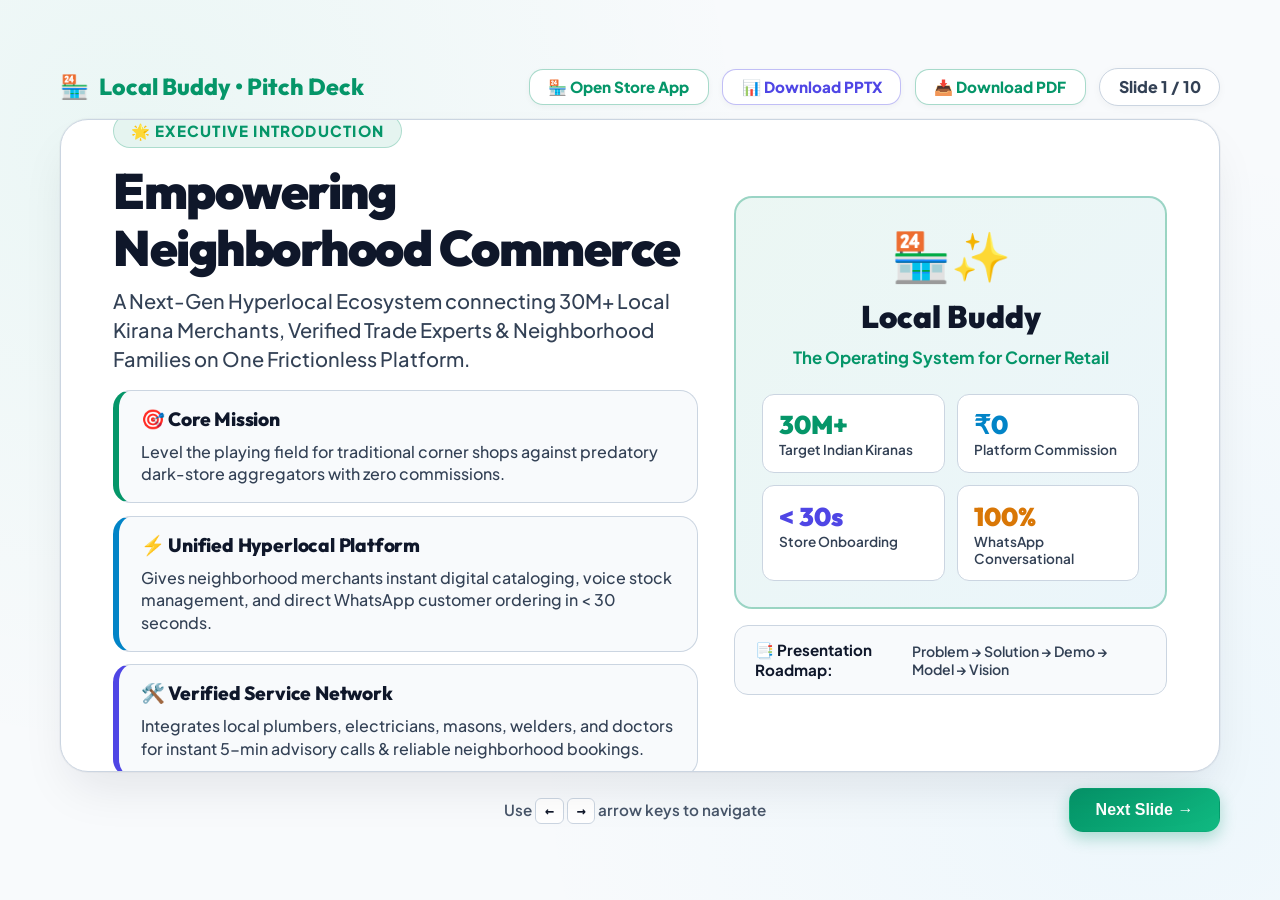
<file: pitch_deck.html>
<!DOCTYPE html>
<html lang="en">
<head>
  <meta charset="UTF-8">
  <meta name="viewport" content="width=device-width, initial-scale=1.0">
  <title>Local Buddy - Hackathon Pitch Deck</title>
  <link rel="preconnect" href="https://fonts.googleapis.com">
  <link rel="preconnect" href="https://fonts.gstatic.com" crossorigin>
  <link href="https://fonts.googleapis.com/css2?family=Outfit:wght@400;600;700;800;900&family=Plus+Jakarta+Sans:wght@400;500;600;700;800&display=swap" rel="stylesheet">
  <style>
    :root {
      --bg: #f8fafc;
      --card-bg: #ffffff;
      --card-border: #cbd5e1;
      --card-subtle: #f8fafc;
      --primary: #059669;
      --primary-light: #10b981;
      --primary-gradient: linear-gradient(135deg, #059669 0%, #10b981 100%);
      --accent-blue: #0284c7;
      --accent-indigo: #4f46e5;
      --accent-amber: #d97706;
      --accent-rose: #e11d48;
      --text-main: #0f172a;
      --text-muted: #334155;
      --text-sub: #475569;
    }

    * { box-sizing: border-box; margin: 0; padding: 0; }
    body {
      font-family: 'Plus Jakarta Sans', sans-serif;
      background-color: var(--bg);
      color: var(--text-main);
      min-height: 100vh;
      display: flex;
      flex-direction: column;
      align-items: center;
      justify-content: center;
      padding: 1.25rem;
      background-image: 
        radial-gradient(circle at 10% 15%, rgba(16, 185, 129, 0.06) 0%, transparent 45%),
        radial-gradient(circle at 90% 85%, rgba(56, 189, 248, 0.06) 0%, transparent 45%);
    }

    /* Deck Header & Controls */
    .deck-header {
      width: 100%;
      max-width: 1160px;
      display: flex;
      justify-content: space-between;
      align-items: center;
      margin-bottom: 0.85rem;
    }

    .deck-brand {
      font-family: 'Outfit', sans-serif;
      font-size: 1.45rem;
      font-weight: 800;
      color: var(--primary);
      display: flex;
      align-items: center;
      gap: 0.6rem;
    }

    .slide-counter {
      font-size: 1rem;
      font-weight: 800;
      color: var(--text-muted);
      background: var(--card-bg);
      padding: 0.45rem 1.15rem;
      border-radius: 9999px;
      border: 1.5px solid var(--card-border);
      box-shadow: 0 2px 8px rgba(0, 0, 0, 0.04);
    }

    /* Slide Container */
    .slide-frame {
      width: 100%;
      max-width: 1160px;
      aspect-ratio: 16 / 9;
      min-height: 620px;
      background: var(--card-bg);
      border: 1.5px solid var(--card-border);
      border-radius: 28px;
      padding: 2.75rem 3.25rem;
      box-shadow: 0 24px 50px -12px rgba(15, 23, 42, 0.1), 0 0 0 1px rgba(15, 23, 42, 0.03);
      position: relative;
      overflow: hidden;
      display: flex;
      flex-direction: column;
      justify-content: center;
    }

    .slide {
      display: none;
      height: 100%;
      flex-direction: column;
      justify-content: center;
      animation: fadeIn 0.35s cubic-bezier(0.16, 1, 0.3, 1);
    }

    .slide.active {
      display: flex;
    }

    @keyframes fadeIn {
      from { opacity: 0; transform: translateY(8px) scale(0.995); }
      to { opacity: 1; transform: translateY(0) scale(1); }
    }

    /* Slide Typography & Tags */
    .slide-tag {
      display: inline-flex;
      align-items: center;
      gap: 0.5rem;
      font-size: 0.95rem;
      font-weight: 800;
      text-transform: uppercase;
      letter-spacing: 0.08em;
      color: var(--primary);
      background: rgba(5, 150, 105, 0.1);
      padding: 0.4rem 1.05rem;
      border-radius: 9999px;
      border: 1.5px solid rgba(5, 150, 105, 0.25);
      margin-bottom: 0.85rem;
      align-self: flex-start;
    }

    .slide-title {
      font-family: 'Outfit', sans-serif;
      font-size: 2.85rem;
      font-weight: 900;
      line-height: 1.15;
      letter-spacing: -0.03em;
      color: var(--text-main);
      margin-bottom: 0.6rem;
    }

    .slide-subtitle {
      font-size: 1.25rem;
      color: var(--text-muted);
      line-height: 1.45;
      font-weight: 500;
      margin-bottom: 1.5rem;
    }

    /* Layout Grids */
    .grid-split {
      display: grid;
      grid-template-columns: 1.15fr 0.85fr;
      gap: 2.25rem;
      align-items: center;
    }

    .grid-3 {
      display: grid;
      grid-template-columns: repeat(3, 1fr);
      gap: 1.25rem;
    }

    .grid-4 {
      display: grid;
      grid-template-columns: repeat(4, 1fr);
      gap: 1.15rem;
    }

    .grid-2x2 {
      display: grid;
      grid-template-columns: repeat(2, 1fr);
      gap: 1.1rem;
    }

    /* Card Boxes */
    .card-box {
      background: var(--card-subtle);
      border: 1.5px solid var(--card-border);
      border-radius: 18px;
      padding: 1.35rem;
      display: flex;
      flex-direction: column;
      gap: 0.4rem;
      transition: all 0.2s ease;
    }

    .card-box:hover {
      background: #ffffff;
      border-color: #94a3b8;
      transform: translateY(-2px);
      box-shadow: 0 12px 24px -6px rgba(0, 0, 0, 0.06);
    }

    .card-icon {
      font-size: 1.9rem;
      margin-bottom: 0.15rem;
    }

    .card-box h3 {
      font-family: 'Outfit', sans-serif;
      font-size: 1.3rem;
      font-weight: 800;
      color: var(--text-main);
      letter-spacing: -0.01em;
    }

    .card-box p {
      font-size: 1.02rem;
      color: var(--text-muted);
      line-height: 1.42;
      font-weight: 500;
    }

    .highlight-stat {
      font-family: 'Outfit', sans-serif;
      font-size: 2.75rem;
      font-weight: 900;
      color: var(--primary);
      line-height: 1;
      margin-bottom: 0.35rem;
    }

    /* Slide Media / Image Frame */
    .slide-media {
      width: 100%;
      height: 100%;
      max-height: 380px;
      border-radius: 20px;
      overflow: hidden;
      border: 1.5px solid var(--card-border);
      box-shadow: 0 18px 36px -10px rgba(15, 23, 42, 0.14), 0 0 0 1px rgba(0, 0, 0, 0.03);
      background: #ffffff;
      display: flex;
      align-items: center;
      justify-content: center;
    }

    .slide-media img {
      width: 100%;
      height: 100%;
      object-fit: cover;
      display: block;
      transition: transform 0.4s ease;
    }

    .slide-media:hover img {
      transform: scale(1.02);
    }

    /* Controls Bottom Bar */
    .deck-controls {
      width: 100%;
      max-width: 1160px;
      display: flex;
      justify-content: space-between;
      align-items: center;
      margin-top: 1rem;
    }

    .btn-nav {
      background: var(--card-bg);
      border: 1.5px solid var(--card-border);
      color: var(--text-main);
      padding: 0.75rem 1.6rem;
      border-radius: 14px;
      font-weight: 800;
      font-size: 1rem;
      cursor: pointer;
      display: flex;
      align-items: center;
      gap: 0.6rem;
      transition: all 0.2s ease;
      box-shadow: 0 2px 6px rgba(0, 0, 0, 0.04);
    }

    .btn-nav:hover {
      background: #f1f5f9;
      border-color: #94a3b8;
    }

    .btn-nav.primary {
      background: var(--primary-gradient);
      border-color: transparent;
      color: #ffffff;
      box-shadow: 0 6px 16px rgba(5, 150, 105, 0.3);
    }

    .btn-nav.primary:hover {
      box-shadow: 0 8px 22px rgba(5, 150, 105, 0.4);
      transform: translateY(-1px);
    }

    .keyboard-hint {
      font-size: 0.95rem;
      font-weight: 600;
      color: var(--text-sub);
    }

    .keyboard-hint kbd {
      background: #ffffff;
      border: 1.5px solid var(--card-border);
      padding: 0.2rem 0.55rem;
      border-radius: 6px;
      font-family: monospace;
      font-weight: 700;
      color: var(--text-main);
    }
  </style>
</head>
<body>

  <header class="deck-header">
    <div class="deck-brand">
      <span>🏪</span> Local Buddy • Pitch Deck
    </div>
    <div style="display: flex; align-items: center; gap: 0.85rem;">
      <a href="index.html" class="btn-nav" style="padding: 0.45rem 1.15rem; font-size: 0.95rem; text-decoration: none; color: var(--primary); border-color: rgba(5, 150, 105, 0.35);">
        🏪 Open Store App
      </a>
      <a href="Local_Buddy_Pitch_Deck.pptx" download="Local_Buddy_Pitch_Deck.pptx" class="btn-nav" style="padding: 0.45rem 1.15rem; font-size: 0.95rem; text-decoration: none; color: #4f46e5; border-color: rgba(79, 70, 229, 0.35);">📊 Download PPTX</a>
      <a href="Local_Buddy_Pitch_Deck.pdf" download="Local_Buddy_Pitch_Deck.pdf" class="btn-nav" style="padding: 0.45rem 1.15rem; font-size: 0.95rem; text-decoration: none; color: var(--primary); border-color: rgba(5, 150, 105, 0.35);">
        📥 Download PDF
      </a>
      <div class="slide-counter" id="slideIndicator">Slide 1 / 10</div>
    </div>
  </header>

  <main class="slide-frame">

    <!-- SLIDE 1: Introduction & Executive Overview -->
    <div class="slide active" data-slide="1">
      <div class="grid-split">
        <div>
          <div class="slide-tag">🌟 Executive Introduction</div>
          <h1 class="slide-title" style="font-size: 3.1rem;">Empowering Neighborhood Commerce</h1>
          <p class="slide-subtitle" style="font-size: 1.25rem; margin-bottom: 1.1rem;">
            A Next-Gen Hyperlocal Ecosystem connecting 30M+ Local Kirana Merchants, Verified Trade Experts & Neighborhood Families on One Frictionless Platform.
          </p>
          <div style="display: flex; flex-direction: column; gap: 0.8rem;">
            <div class="card-box" style="border-left: 6px solid var(--primary); padding: 1rem 1.35rem;">
              <h3 style="font-size: 1.2rem; margin-bottom: 0.2rem;">🎯 Core Mission</h3>
              <p style="font-size: 1rem;">Level the playing field for traditional corner shops against predatory dark-store aggregators with zero commissions.</p>
            </div>
            <div class="card-box" style="border-left: 6px solid var(--accent-blue); padding: 1rem 1.35rem;">
              <h3 style="font-size: 1.2rem; margin-bottom: 0.2rem;">⚡ Unified Hyperlocal Platform</h3>
              <p style="font-size: 1rem;">Gives neighborhood merchants instant digital cataloging, voice stock management, and direct WhatsApp customer ordering in &lt; 30 seconds.</p>
            </div>
            <div class="card-box" style="border-left: 6px solid var(--accent-indigo); padding: 1rem 1.35rem;">
              <h3 style="font-size: 1.2rem; margin-bottom: 0.2rem;">🛠️ Verified Service Network</h3>
              <p style="font-size: 1rem;">Integrates local plumbers, electricians, masons, welders, and doctors for instant 5-min advisory calls & reliable neighborhood bookings.</p>
            </div>
          </div>
        </div>
        <div style="display: flex; flex-direction: column; gap: 1rem; justify-content: center;">
          <div class="card-box" style="background: linear-gradient(135deg, rgba(5, 150, 105, 0.08) 0%, rgba(2, 132, 199, 0.08) 100%); border: 2px solid rgba(5, 150, 105, 0.35); padding: 1.6rem; text-align: center;">
            <div style="font-size: 3rem; margin-bottom: 0.3rem;">🏪✨</div>
            <h2 style="font-family: 'Outfit', sans-serif; font-size: 1.95rem; font-weight: 900; color: var(--text-main); margin-bottom: 0.3rem;">Local Buddy</h2>
            <div style="font-size: 1.05rem; font-weight: 700; color: var(--primary); margin-bottom: 1.2rem;">The Operating System for Corner Retail</div>
            
            <div style="display: grid; grid-template-columns: 1fr 1fr; gap: 0.75rem; text-align: left;">
              <div style="background: #ffffff; padding: 0.85rem 1rem; border-radius: 12px; border: 1.5px solid var(--card-border);">
                <div style="font-size: 1.6rem; font-weight: 900; color: var(--primary); font-family: 'Outfit';">30M+</div>
                <div style="font-size: 0.85rem; font-weight: 600; color: var(--text-muted);">Target Indian Kiranas</div>
              </div>
              <div style="background: #ffffff; padding: 0.85rem 1rem; border-radius: 12px; border: 1.5px solid var(--card-border);">
                <div style="font-size: 1.6rem; font-weight: 900; color: var(--accent-blue); font-family: 'Outfit';">₹0</div>
                <div style="font-size: 0.85rem; font-weight: 600; color: var(--text-muted);">Platform Commission</div>
              </div>
              <div style="background: #ffffff; padding: 0.85rem 1rem; border-radius: 12px; border: 1.5px solid var(--card-border);">
                <div style="font-size: 1.6rem; font-weight: 900; color: var(--accent-indigo); font-family: 'Outfit';">&lt; 30s</div>
                <div style="font-size: 0.85rem; font-weight: 600; color: var(--text-muted);">Store Onboarding</div>
              </div>
              <div style="background: #ffffff; padding: 0.85rem 1rem; border-radius: 12px; border: 1.5px solid var(--card-border);">
                <div style="font-size: 1.6rem; font-weight: 900; color: var(--accent-amber); font-family: 'Outfit';">100%</div>
                <div style="font-size: 0.85rem; font-weight: 600; color: var(--text-muted);">WhatsApp Conversational</div>
              </div>
            </div>
          </div>
          
          <div style="background: #f8fafc; border: 1.5px solid var(--card-border); border-radius: 14px; padding: 0.9rem 1.2rem; display: flex; align-items: center; justify-content: space-between;">
            <span style="font-weight: 700; color: var(--text-main); font-size: 0.95rem;">📑 Presentation Roadmap:</span>
            <span style="font-size: 0.88rem; color: var(--text-muted); font-weight: 600;">Problem → Solution → Demo → Model → Vision</span>
          </div>
        </div>
      </div>
    </div>

    
    <!-- SLIDE 1: Title & Hero Hook -->
    <div class="slide" data-slide="2">
      <div class="grid-split">
        <div>
          <div class="slide-tag">🚀 Hyperlocal Commerce Revolution</div>
          <h1 class="slide-title" style="font-size: 3.3rem;">Local Buddy</h1>
          <p class="slide-subtitle" style="font-size: 1.35rem; margin-bottom: 1.25rem;">
            Empowering 30M+ Neighborhood Kiranas with Zero-Commission Storefronts, 1-Click WhatsApp Orders & 5-Min Micro-Consultations.
          </p>
          <div class="grid-3" style="margin-top: 0.75rem;">
            <div class="card-box">
              <span class="card-icon">⚡</span>
              <h3>0% Commission</h3>
              <p>Keep 100% of profits with zero aggregator deductions.</p>
            </div>
            <div class="card-box">
              <span class="card-icon">💬</span>
              <h3>1-Click WhatsApp</h3>
              <p>Direct conversational checkout & fast local dispatch.</p>
            </div>
            <div class="card-box">
              <span class="card-icon">⏱️</span>
              <h3>5-Min Advice</h3>
              <p>Micro-consults with local pros for a minimal nominal fee.</p>
            </div>
          </div>
        </div>
        <div class="slide-media">
          <img src="assets/slide1_hero.jpg" alt="Local Buddy Neighborhood Store">
        </div>
      </div>
    </div>

    <!-- SLIDE 2: The Problem -->
    <div class="slide" data-slide="3">
      <div class="grid-split">
        <div>
          <div class="slide-tag" style="color: var(--accent-rose); background: rgba(225, 29, 72, 0.1); border-color: rgba(225, 29, 72, 0.3);">
            ⚠️ The Real Problem
          </div>
          <h2 class="slide-title">Neighborhood Retail is Under Threat</h2>
          <p class="slide-subtitle">Local merchants and skilled tradesmen are squeezed by predatory aggregator fees and complex tools.</p>
          <div style="display: flex; flex-direction: column; gap: 0.9rem;">
            <div class="card-box" style="border-left: 5px solid var(--accent-rose);">
              <h3>📉 20% to 30% Aggregator Commissions</h3>
              <p>Quick-commerce dark stores and gig apps eat into thin margins of independent shops.</p>
            </div>
            <div class="card-box" style="border-left: 5px solid var(--accent-amber);">
              <h3>🧩 Bloated & Costly POS Hardware</h3>
              <p>Existing retail software is too complex and requires expensive hardware setups.</p>
            </div>
            <div class="card-box" style="border-left: 5px solid var(--accent-blue);">
              <h3>🔕 Heavy Fees for Minor Guidance</h3>
              <p>Customers must pay full visit charges even when they just need 5 minutes of diagnosis.</p>
            </div>
          </div>
        </div>
        <div class="slide-media">
          <img src="assets/slide2_problem.jpg" alt="Aggregator Fees Problem">
        </div>
      </div>
    </div>

    <!-- SLIDE 3: The Solution Ecosystem -->
    <div class="slide" data-slide="4">
      <div class="grid-split">
        <div>
          <div class="slide-tag">💡 Our Solution</div>
          <h2 class="slide-title">Unified Hyperlocal Ecosystem</h2>
          <p class="slide-subtitle">A lightweight, seamless web application connecting merchants, customers, and verified tradesmen.</p>
          <div class="grid-2x2">
            <div class="card-box">
              <div class="highlight-stat">1</div>
              <h3>Merchant Hub</h3>
              <p>Real-time inventory, restock alerts & profit margin analytics.</p>
            </div>
            <div class="card-box">
              <div class="highlight-stat">2</div>
              <h3>Storefront</h3>
              <p>Digital catalog with live stock & 1-tap WhatsApp cart ordering.</p>
            </div>
            <div class="card-box">
              <div class="highlight-stat">3</div>
              <h3>5-Min Advice</h3>
              <p>Instant expert triage for minimal nominal fee (₹20-₹49).</p>
            </div>
            <div class="card-box">
              <div class="highlight-stat">4</div>
              <h3>Service Roster</h3>
              <p>Verified plumbers, electricians & direct doorstep booking.</p>
            </div>
          </div>
        </div>
        <div class="slide-media">
          <img src="assets/slide3_solution.jpg" alt="Hyperlocal Connected Ecosystem">
        </div>
      </div>
    </div>

    <!-- SLIDE 4: Micro-Consultation Feature Spotlight -->
    <div class="slide" data-slide="5">
      <div class="grid-split">
        <div>
          <div class="slide-tag" style="color: var(--accent-amber); background: rgba(217, 119, 6, 0.1); border-color: rgba(217, 119, 6, 0.3);">
            ⏱️ Innovation Spotlight
          </div>
          <h2 class="slide-title">5-Min Micro-Consultations & Advice</h2>
          <p class="slide-subtitle">Customers connect directly with neighborhood experts for quick 5-min guidance at a minimal nominal fee.</p>
          <div class="grid-2x2">
            <div class="card-box">
              <span class="card-icon">⚡</span>
              <h3>Instant Triage</h3>
              <p>Quick guidance for electrical, plumbing, or DIY doubts without full visit costs.</p>
            </div>
            <div class="card-box">
              <span class="card-icon">🪙</span>
              <h3>Minimal Micro-Fee</h3>
              <p>Ultra-accessible (₹20 to ₹49 for 5 mins) paid instantly via 1-tap UPI.</p>
            </div>
            <div class="card-box">
              <span class="card-icon">💼</span>
              <h3>Pro Monetization</h3>
              <p>Technicians monetize spare minutes and earn neighborhood trust.</p>
            </div>
            <div class="card-box">
              <span class="card-icon">🚀</span>
              <h3>Doorstep Upgrade</h3>
              <p>Converts simple 5-min calls into full verified doorstep repair bookings.</p>
            </div>
          </div>
        </div>
        <div class="slide-media">
          <img src="assets/slide4_micro_consult.jpg" alt="5-Minute Micro Consultation Call">
        </div>
      </div>
    </div>

    <!-- SLIDE 5: How It Works -->
    <div class="slide" data-slide="6">
      <div class="slide-tag">⚙️ Seamless Flow</div>
      <h2 class="slide-title">Frictionless 3-Step Experience</h2>
      <p class="slide-subtitle">Designed for non-tech-savvy shopkeepers & everyday neighborhood shoppers.</p>
      <div class="grid-3" style="margin-top: 1rem;">
        <div class="card-box" style="padding: 1.75rem;">
          <div class="highlight-stat" style="font-size: 2.2rem; color: var(--primary);">Step 1</div>
          <span class="card-icon" style="font-size: 2.2rem;">📦</span>
          <h3 style="font-size: 1.45rem;">Merchant Setup</h3>
          <p style="font-size: 1.1rem;">Shopkeeper adds products with cost/selling price. App calculates valuation & low-stock alerts automatically.</p>
        </div>
        <div class="card-box" style="padding: 1.75rem;">
          <div class="highlight-stat" style="font-size: 2.2rem; color: var(--accent-blue);">Step 2</div>
          <span class="card-icon" style="font-size: 2.2rem;">🛍️</span>
          <h3 style="font-size: 1.45rem;">Browse or Consult</h3>
          <p style="font-size: 1.1rem;">Shoppers browse stock or request a 5-min quick expert advice session with 1 click via smartphone.</p>
        </div>
        <div class="card-box" style="padding: 1.75rem;">
          <div class="highlight-stat" style="font-size: 2.2rem; color: var(--accent-indigo);">Step 3</div>
          <span class="card-icon" style="font-size: 2.2rem;">📲</span>
          <h3 style="font-size: 1.45rem;">Instant WhatsApp</h3>
          <p style="font-size: 1.1rem;">Pre-formatted order string with itemized bill & GPS address is delivered directly to merchant WhatsApp.</p>
        </div>
      </div>
    </div>

    <!-- SLIDE 6: Market Opportunity & Traction -->
    <div class="slide" data-slide="7">
      <div class="slide-tag" style="color: var(--accent-blue); background: rgba(2, 132, 199, 0.1); border-color: rgba(2, 132, 199, 0.3);">
        📊 Market Size
      </div>
      <h2 class="slide-title">A Massive Hyperlocal Opportunity</h2>
      <p class="slide-subtitle">Targeting unorganized retail and neighborhood services across Tier 1, 2, and 3 cities.</p>
      <div class="grid-3" style="margin-top: 1rem;">
        <div class="card-box" style="padding: 1.75rem;">
          <div class="highlight-stat">$800B+</div>
          <h3 style="font-size: 1.45rem;">Total Addressable Market</h3>
          <p style="font-size: 1.1rem;">Indian unorganized retail market with over 30M+ local Kirana & neighborhood shops.</p>
        </div>
        <div class="card-box" style="padding: 1.75rem;">
          <div class="highlight-stat">500M+</div>
          <h3 style="font-size: 1.45rem;">WhatsApp User Base</h3>
          <p style="font-size: 1.1rem;">Zero friction adoption because every customer and shopkeeper already uses WhatsApp daily.</p>
        </div>
        <div class="card-box" style="padding: 1.75rem;">
          <div class="highlight-stat">0%</div>
          <h3 style="font-size: 1.45rem;">Commission Model</h3>
          <p style="font-size: 1.1rem;">Unbeatable value compared to 20-30% charged by quick-commerce and large aggregator apps.</p>
        </div>
      </div>
    </div>

    <!-- SLIDE 7: Business & Monetization Model -->
    <div class="slide" data-slide="8">
      <div class="slide-tag" style="color: var(--accent-amber); background: rgba(217, 119, 6, 0.1); border-color: rgba(217, 119, 6, 0.3);">
        💰 Business Model
      </div>
      <h2 class="slide-title">Sustainable Monetization</h2>
      <p class="slide-subtitle">Freemium core with high-margin value-added services & micro-transactions.</p>
      <div class="grid-4" style="margin-top: 0.75rem;">
        <div class="card-box" style="padding: 1.5rem;">
          <span class="card-icon">🆓</span>
          <h3>Free Core</h3>
          <p>Basic inventory & digital storefront free forever to drive rapid viral adoption.</p>
        </div>
        <div class="card-box" style="padding: 1.5rem;">
          <span class="card-icon">⏱️</span>
          <h3>Micro-Consults</h3>
          <p>Nominal ₹3-₹5 platform share per 5-min expert advice call session.</p>
        </div>
        <div class="card-box" style="padding: 1.5rem;">
          <span class="card-icon">⭐</span>
          <h3>Pro SaaS</h3>
          <p>₹299/mo for automated SMS alerts, GST invoicing, & multi-store analytics.</p>
        </div>
        <div class="card-box" style="padding: 1.5rem;">
          <span class="card-icon">💳</span>
          <h3>FinTech & Credit</h3>
          <p>Khata / credit ledger and merchant micro-financing based on sales velocity.</p>
        </div>
      </div>
    </div>

    <!-- SLIDE 8: Strategic Advantage & Vision -->
    <div class="slide" data-slide="9">
      <div class="slide-tag">🏆 Strategic Advantage</div>
      <h2 class="slide-title">Our Competitive Edge & Launch Vision</h2>
      <p class="slide-subtitle">Designed from day one for frictionless grassroots adoption and strong community trust.</p>
      <div class="grid-3" style="margin-bottom: 1.5rem;">
        <div class="card-box" style="padding: 1.6rem;">
          <span class="card-icon">📲</span>
          <h3 style="font-size: 1.4rem;">Zero-Friction Entry</h3>
          <p style="font-size: 1.1rem;">No app install barrier — works seamlessly via web & WhatsApp, removing the biggest hurdle to user adoption.</p>
        </div>
        <div class="card-box" style="padding: 1.6rem;">
          <span class="card-icon">🤝</span>
          <h3 style="font-size: 1.4rem;">Hyperlocal Trust Loop</h3>
          <p style="font-size: 1.1rem;">Empowers existing neighborhood vendors and verified local experts rather than replacing them with dark stores.</p>
        </div>
        <div class="card-box" style="padding: 1.6rem;">
          <span class="card-icon">⚡</span>
          <h3 style="font-size: 1.4rem;">Dual-Growth Flywheel</h3>
          <p style="font-size: 1.1rem;">Viral merchant word-of-mouth paired with high-frequency 5-min micro-consultations drives organic retention.</p>
        </div>
      </div>
      <div style="text-align: center; font-family: 'Outfit', sans-serif; font-size: 1.55rem; font-weight: 800; color: var(--primary);">
        "Empowering Every Neighborhood Through Trust, Speed, and Micro-Connections."
      </div>
    </div>

      <!-- SLIDE 10: Thank You & Next Steps -->
    <div class="slide" data-slide="10">
      <div class="grid-split">
        <div>
          <div class="slide-tag" style="color: var(--primary); background: rgba(5, 150, 105, 0.1); border-color: rgba(5, 150, 105, 0.3);">
            🙏 Appreciation & Next Steps
          </div>
          <h1 class="slide-title" style="font-size: 3.3rem; margin-bottom: 0.6rem;">Thank You!</h1>
          <p class="slide-subtitle" style="font-size: 1.3rem; line-height: 1.45; margin-bottom: 1.1rem;">
            Together, let's empower millions of neighborhood shopkeepers, skilled trade experts, and families with sustainable hyperlocal technology.
          </p>
          <div style="display: flex; flex-direction: column; gap: 0.85rem;">
            <div class="card-box" style="border-left: 6px solid var(--primary); padding: 1.1rem 1.4rem;">
              <h3 style="font-size: 1.25rem; margin-bottom: 0.2rem;">🌐 Live Demonstration Ready</h3>
              <p style="font-size: 1.02rem;">Explore the fully functional digital storefront, voice stock manager, and verified service directory live on the web.</p>
            </div>
            <div class="card-box" style="border-left: 6px solid var(--accent-blue); padding: 1.1rem 1.4rem;">
              <h3 style="font-size: 1.25rem; margin-bottom: 0.2rem;">🤝 Open for Partnerships & Pilots</h3>
              <p style="font-size: 1.02rem;">Actively seeking Kirana pilot partners, community merchants, mentors, and angel investors to scale across pilot clusters.</p>
            </div>
            <div class="card-box" style="border-left: 6px solid var(--accent-amber); padding: 1.1rem 1.4rem;">
              <h3 style="font-size: 1.25rem; margin-bottom: 0.2rem;">💬 Questions & Open Discussion</h3>
              <p style="font-size: 1.02rem;">We welcome questions, suggestions, feedback, and discussion from the jury and audience.</p>
            </div>
          </div>
        </div>
        <div style="display: flex; flex-direction: column; gap: 1rem; justify-content: center;">
          <div class="card-box" style="padding: 1.8rem; border: 2px solid var(--card-border); background: linear-gradient(180deg, #ffffff 0%, #f8fafc 100%); box-shadow: 0 16px 36px -10px rgba(15, 23, 42, 0.08);">
            <div style="display: flex; align-items: center; gap: 1rem; margin-bottom: 1.2rem;">
              <div style="width: 52px; height: 52px; border-radius: 14px; background: var(--primary-gradient); display: flex; align-items: center; justify-content: center; font-size: 1.8rem; color: #fff; box-shadow: 0 8px 16px rgba(5, 150, 105, 0.25);">
                🏪
              </div>
              <div>
                <h3 style="font-family: 'Outfit'; font-size: 1.6rem; font-weight: 900; margin: 0; color: var(--text-main);">Local Buddy</h3>
                <p style="margin: 0; font-size: 0.9rem; font-weight: 600; color: var(--primary);">Hyperlocal Retail & Pro Services</p>
              </div>
            </div>

            <div style="display: flex; flex-direction: column; gap: 0.75rem;">
              <div style="background: #ffffff; padding: 0.75rem 1.05rem; border-radius: 10px; border: 1.5px solid var(--card-border); display: flex; align-items: center; justify-content: space-between;">
                <span style="font-weight: 700; color: var(--text-muted); font-size: 0.88rem;">🌐 Web App:</span>
                <span style="font-weight: 800; color: var(--primary); font-size: 0.88rem;">prince789-student.github.io/local-buddy/</span>
              </div>
              <div style="background: #ffffff; padding: 0.75rem 1.05rem; border-radius: 10px; border: 1.5px solid var(--card-border); display: flex; align-items: center; justify-content: space-between;">
                <span style="font-weight: 700; color: var(--text-muted); font-size: 0.88rem;">🐙 GitHub:</span>
                <span style="font-weight: 800; color: var(--text-main); font-size: 0.88rem;">Prince789-student/local-buddy</span>
              </div>
              <div style="background: #ffffff; padding: 0.75rem 1.05rem; border-radius: 10px; border: 1.5px solid var(--card-border); display: flex; align-items: center; justify-content: space-between;">
                <span style="font-weight: 700; color: var(--text-muted); font-size: 0.88rem;">📱 WhatsApp:</span>
                <span style="font-weight: 800; color: #16a34a; font-size: 0.88rem;">Live 1-Click WhatsApp API</span>
              </div>
              <div style="background: #ffffff; padding: 0.75rem 1.05rem; border-radius: 10px; border: 1.5px solid var(--card-border); display: flex; align-items: center; justify-content: space-between;">
                <span style="font-weight: 700; color: var(--text-muted); font-size: 0.88rem;">📊 Presentation:</span>
                <span style="font-weight: 800; color: var(--accent-indigo); font-size: 0.88rem;">16:9 PPTX & PDF Download</span>
              </div>
            </div>
          </div>

          <div style="text-align: center; padding: 1rem; border-radius: 14px; background: rgba(5, 150, 105, 0.08); border: 1.5px dashed rgba(5, 150, 105, 0.4);">
            <div style="font-family: 'Outfit'; font-size: 1.2rem; font-weight: 800; color: var(--primary);">
              "Reclaiming India's Neighborhood Economy, One Shop at a Time."
            </div>
          </div>
        </div>
      </div>
    </div>

  </main>

  <footer class="deck-controls">
    <button type="button" class="btn-nav" id="prevBtn" onclick="changeSlide(-1)">
      ← Previous
    </button>
    <div class="keyboard-hint">
      Use <kbd>←</kbd> <kbd>→</kbd> arrow keys to navigate
    </div>
    <button type="button" class="btn-nav primary" id="nextBtn" onclick="changeSlide(1)">
      Next Slide →
    </button>
  </footer>

  <script>
    let currentSlide = 1;
    const totalSlides = 10;

    function updateDeck() {
      document.querySelectorAll('.slide').forEach(s => s.classList.remove('active'));
      const activeEl = document.querySelector(`.slide[data-slide="${currentSlide}"]`);
      if (activeEl) activeEl.classList.add('active');

      document.getElementById('slideIndicator').textContent = `Slide ${currentSlide} / ${totalSlides}`;
      document.getElementById('prevBtn').style.visibility = currentSlide === 1 ? 'hidden' : 'visible';
      document.getElementById('nextBtn').textContent = currentSlide === totalSlides ? 'Restart ↺' : 'Next Slide →';
    }

    function changeSlide(direction) {
      currentSlide += direction;
      if (currentSlide > totalSlides) currentSlide = 1;
      if (currentSlide < 1) currentSlide = 1;
      updateDeck();
    }

    document.addEventListener('keydown', (e) => {
      if (e.key === 'ArrowRight' || e.key === ' ') changeSlide(1);
      if (e.key === 'ArrowLeft') changeSlide(-1);
    });

    updateDeck();
  </script>
</body>
</html>
</file>
